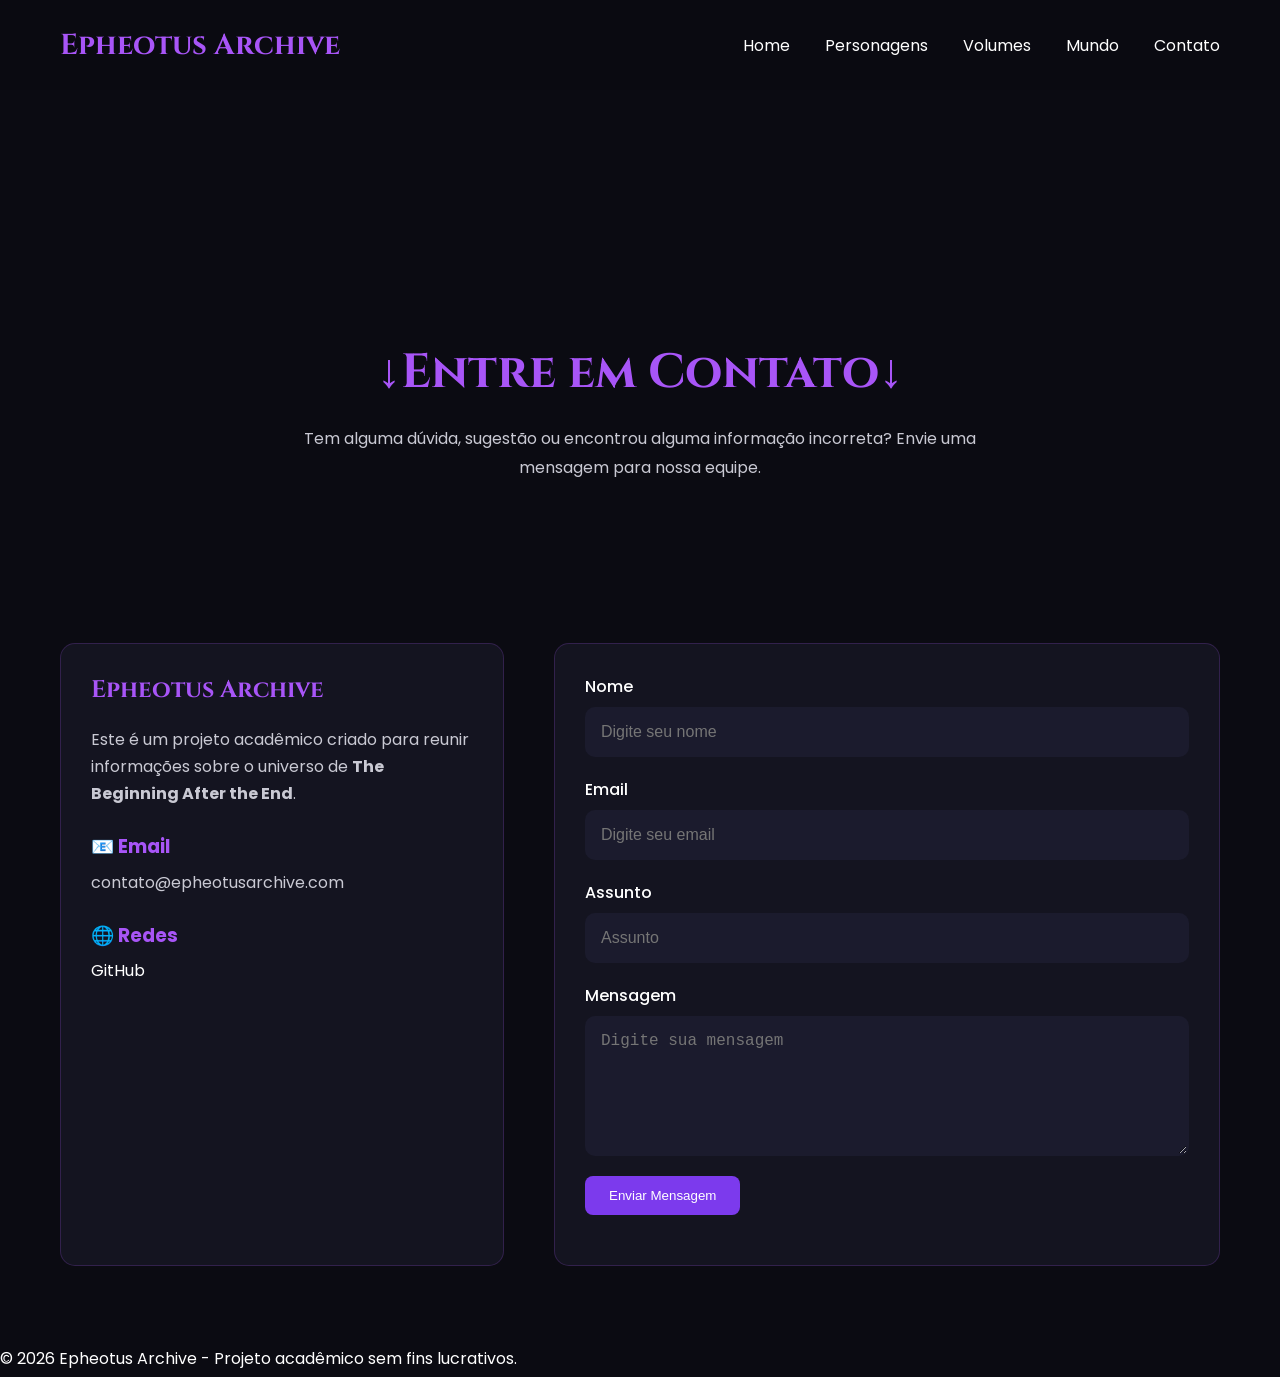
<file: pages/contato.html>
<!DOCTYPE html>
<html lang="pt-BR">

<head>

    <meta charset="UTF-8">
    <meta name="viewport" content="width=device-width, initial-scale=1.0">

    <title>Contato | Epheotus Archive</title>

    <link rel="stylesheet" href="../css/style.css">
    <link rel="stylesheet" href="../css/contato.css">
    <link rel="stylesheet" href="../css/responsive.css">

    <link rel="preconnect" href="https://fonts.googleapis.com">
    <link rel="preconnect" href="https://fonts.gstatic.com" crossorigin>

    <link href="https://fonts.googleapis.com/css2?family=Cinzel:wght@600;700&family=Poppins:wght@300;400;500;600&display=swap" rel="stylesheet">

</head>

<body>

<header>

    <nav class="navbar">

        <h2 class="logo">Epheotus Archive</h2>

        <ul class="menu">

            <li><a href="index.html">Home</a></li>
            <li><a href="personagens.html">Personagens</a></li>
            <li><a href="volumes.html">Volumes</a></li>
            <li><a href="mundo.html">Mundo</a></li>
            <li><a href="contato.html">Contato</a></li>

        </ul>

        

    </nav>

</header>

<main>

<section class="page-banner">

    <h1>↓Entre em Contato↓</h1>

    <p>
        Tem alguma dúvida, sugestão ou encontrou alguma informação incorreta?
        Envie uma mensagem para nossa equipe.
    </p>

</section>

<section class="contato-container">

    <div class="contato-info">

        <h2>Epheotus Archive</h2>

        <p>
            Este é um projeto acadêmico criado para reunir informações sobre o
            universo de <strong>The Beginning After the End</strong>.
        </p>

        <div class="info-item">

            <h3>📧 Email</h3>

            <p>contato@epheotusarchive.com</p>

        </div>

        <div class="info-item">

            <h3>🌐 Redes</h3>

              <a href="https://github.com/migueloliveirar2006" target="_blank">GitHub</a>

        </div>

    </div>

    <form id="contatoForm">

        <div class="input-group">

            <label for="nome">Nome</label>

            <input
                type="text"
                id="nome"
                placeholder="Digite seu nome">

        </div>

        <div class="input-group">

            <label for="email">Email</label>

            <input
                type="email"
                id="email"
                placeholder="Digite seu email">

        </div>

        <div class="input-group">

            <label for="assunto">Assunto</label>

            <input
                type="text"
                id="assunto"
                placeholder="Assunto">

        </div>

        <div class="input-group">

            <label for="mensagem">Mensagem</label>

            <textarea
                id="mensagem"
                rows="6"
                placeholder="Digite sua mensagem"></textarea>

        </div>

        <button class="btn" type="submit">

            Enviar Mensagem

        </button>

        <p id="mensagem-status"></p>

    </form>

</section>

</main>

<footer>

<p>© <span id="ano"></span> Epheotus Archive - Projeto acadêmico sem fins lucrativos.</p>

</footer>

<button id="backToTop" class="back-to-top" title="Voltar ao topo">
    ↑
</button>
<script src="../js/script.js"></script>
<script src="../js/contato.js"></script>

</body>
</html>
</file>
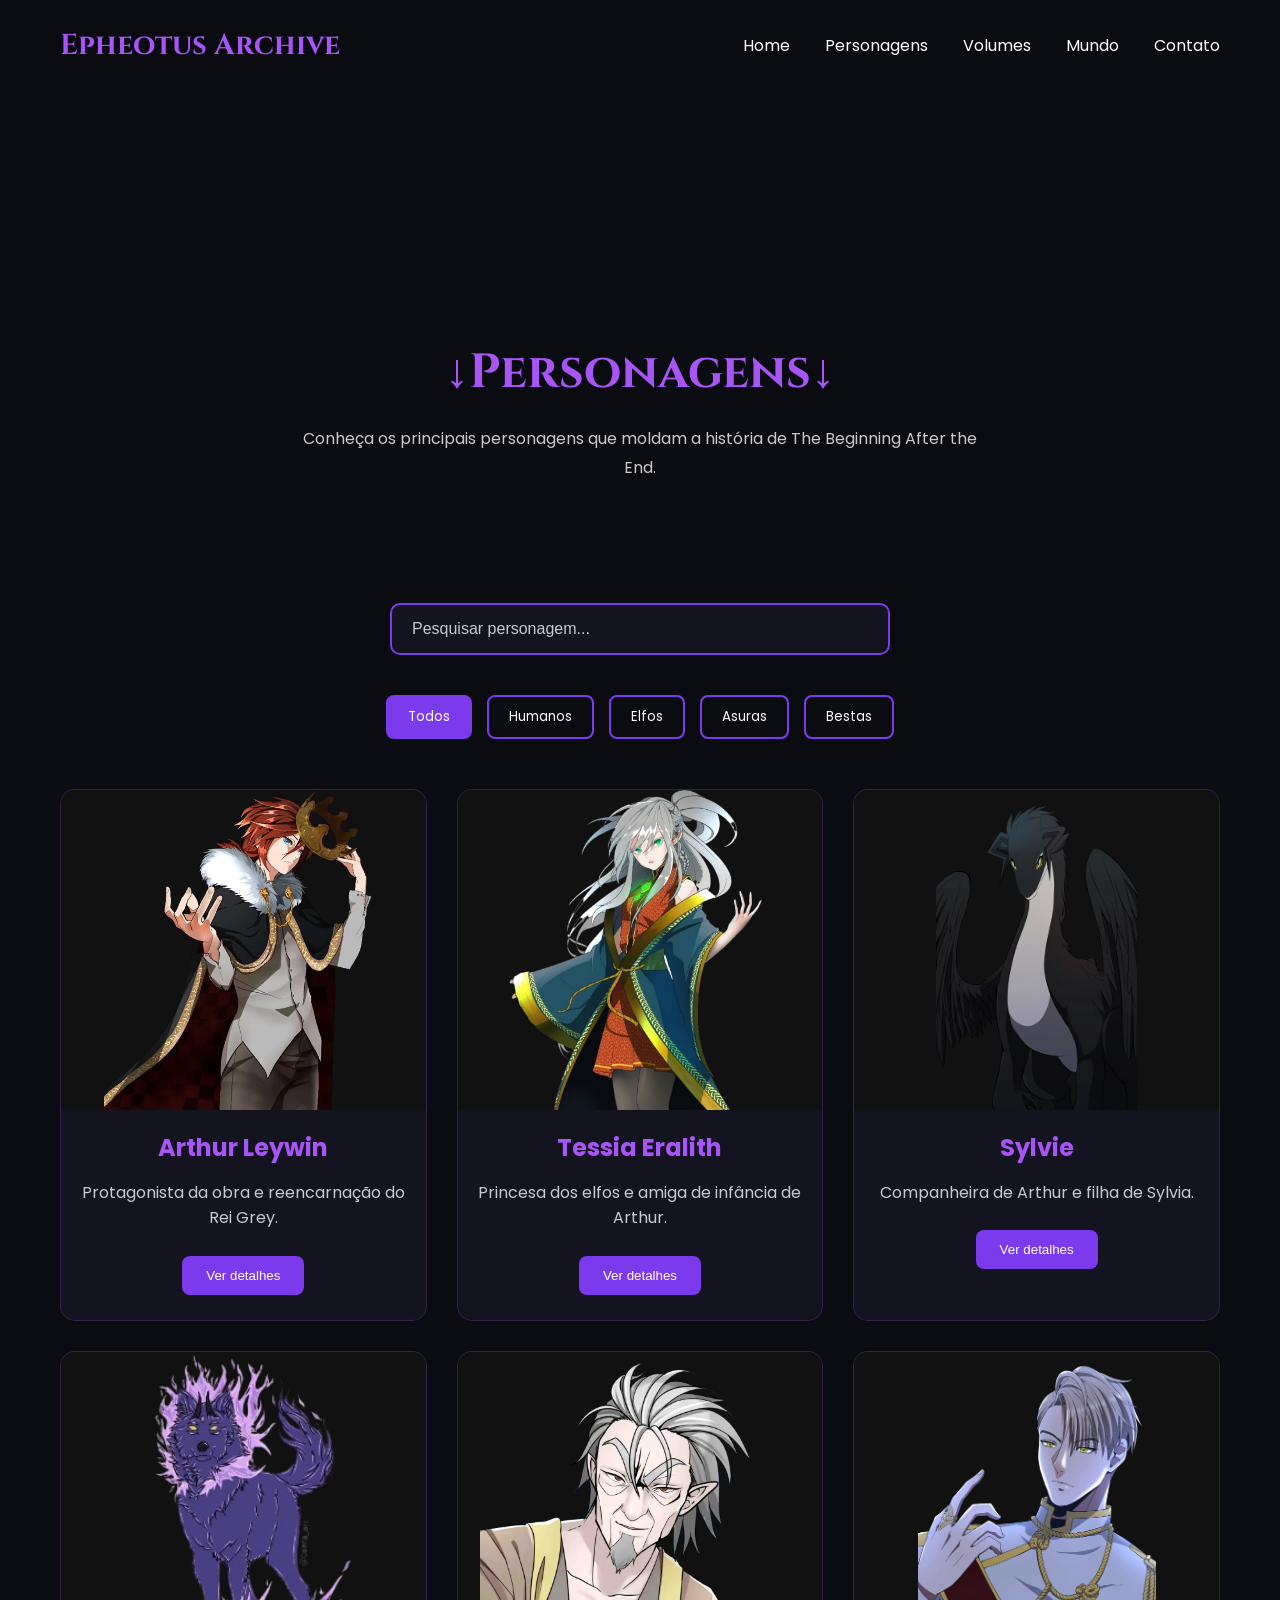
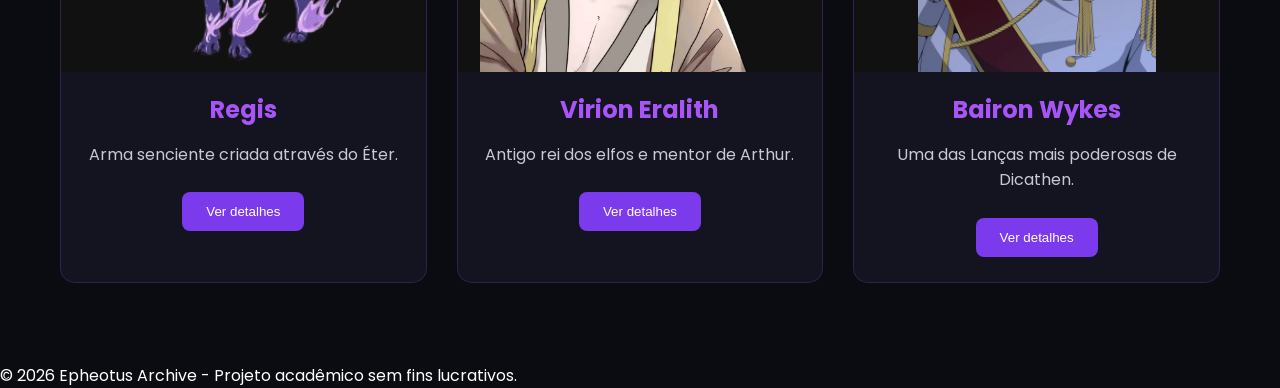
<file: pages/personagens.html>
<!DOCTYPE html>
<html lang="pt-BR">

<head>
    <meta charset="UTF-8">
    <meta name="viewport" content="width=device-width, initial-scale=1.0">
    <title>Personagens | Epheotus Archive</title>

    <link rel="stylesheet" href="../css/style.css">
    <link rel="stylesheet" href="../css/personagens.css">
    <link rel="stylesheet" href="../css/responsive.css">

    <link rel="preconnect" href="https://fonts.googleapis.com">
    <link rel="preconnect" href="https://fonts.gstatic.com" crossorigin>

    <link href="https://fonts.googleapis.com/css2?family=Cinzel:wght@600;700&family=Poppins:wght@300;400;500;600&display=swap" rel="stylesheet">
</head>

<body>

<header>

    <nav class="navbar">

        <h2 class="logo">Epheotus Archive</h2>

        <ul class="menu">
            <li><a href="index.html">Home</a></li>
            <li><a href="personagens.html">Personagens</a></li>
            <li><a href="volumes.html">Volumes</a></li>
            <li><a href="mundo.html">Mundo</a></li>
            <li><a href="contato.html">Contato</a></li>
        </ul>

        

    </nav>

</header>

<main>

    <section class="page-banner">

        <h1>↓Personagens↓</h1>

        <p>
            Conheça os principais personagens que moldam a história de
            The Beginning After the End.
        </p>

    </section>

    <!-- Pesquisa -->

    <section class="search-section">

        <input
            type="text"
            id="search"
            placeholder="Pesquisar personagem...">

    </section>

    <!-- Filtros -->

    <section class="filters">

        <button class="filter-btn active">Todos</button>
        <button class="filter-btn">Humanos</button>
        <button class="filter-btn">Elfos</button>
        <button class="filter-btn">Asuras</button>
        <button class="filter-btn">Bestas</button>

    </section>

    <!-- Personagens -->
<section class="characters-grid">

    <article class="character-card"
        data-raca="humano"
        data-name="arthur leywin">

        <img src="../img/personagens/arthur2.png"
            alt="Arthur Leywin">

        <h3>Arthur Leywin</h3>

        <p>
            Protagonista da obra e reencarnação do Rei Grey.
        </p>

        <button class="btn detalhes-personagem"
            data-personagem="arthur">
            Ver detalhes
        </button>

    </article>

    <article class="character-card"
        data-raca="elfo"
        data-name="tessia eralith">

        <img src="../img/personagens/tessia.jpg"
            alt="Tessia Eralith">

        <h3>Tessia Eralith</h3>

        <p>
            Princesa dos elfos e amiga de infância de Arthur.
        </p>

        <button class="btn detalhes-personagem"
            data-personagem="tessia">
            Ver detalhes
        </button>

    </article>

    <article class="character-card"
        data-raca="asura"
        data-name="sylvie">

        <img src="../img/personagens/sylvie.jpg"
            alt="Sylvie">

        <h3>Sylvie</h3>

        <p>
            Companheira de Arthur e filha de Sylvia.
        </p>

        <button class="btn detalhes-personagem"
            data-personagem="sylvie">
            Ver detalhes
        </button>

    </article>

    <article class="character-card"
        data-raca="besta"
        data-name="regis">

        <img src="../img/personagens/regis.jpg"
            alt="Regis">

        <h3>Regis</h3>

        <p>
            Arma senciente criada através do Éter.
        </p>

        <button class="btn detalhes-personagem"
            data-personagem="regis">
            Ver detalhes
        </button>

    </article>

    <article class="character-card"
        data-raca="elfo"
        data-name="virion eralith">

        <img src="../img/personagens/virion.jpg"
            alt="Virion Eralith">

        <h3>Virion Eralith</h3>

        <p>
            Antigo rei dos elfos e mentor de Arthur.
        </p>

        <button class="btn detalhes-personagem"
            data-personagem="virion">
            Ver detalhes
        </button>

    </article>

    <article class="character-card"
        data-raca="humano"
        data-name="bairon wykes">

        <img src="../img/personagens/bairon.jpg"
            alt="Bairon Wykes">

        <h3>Bairon Wykes</h3>

        <p>
            Uma das Lanças mais poderosas de Dicathen.
        </p>

        <button class="btn detalhes-personagem"
            data-personagem="bairon">
            Ver detalhes
        </button>

    </article>

</section>
      
    
<div id="modal" class="modal">

    <div class="modal-content">

        <span class="close">&times;</span>

        <h2 id="nomePersonagem"></h2>

        <p id="descricaoPersonagem"></p>

    </div>

</div>
</main>

<footer>

   <p>© <span id="ano"></span> Epheotus Archive - Projeto acadêmico sem fins lucrativos.</p>

</footer>
<button id="backToTop" class="back-to-top" title="Voltar ao topo">
    ↑
</button>

<script src="../js/script.js"></script>
<script src="../js/personagens.js"></script>


</body>

</html>
</file>
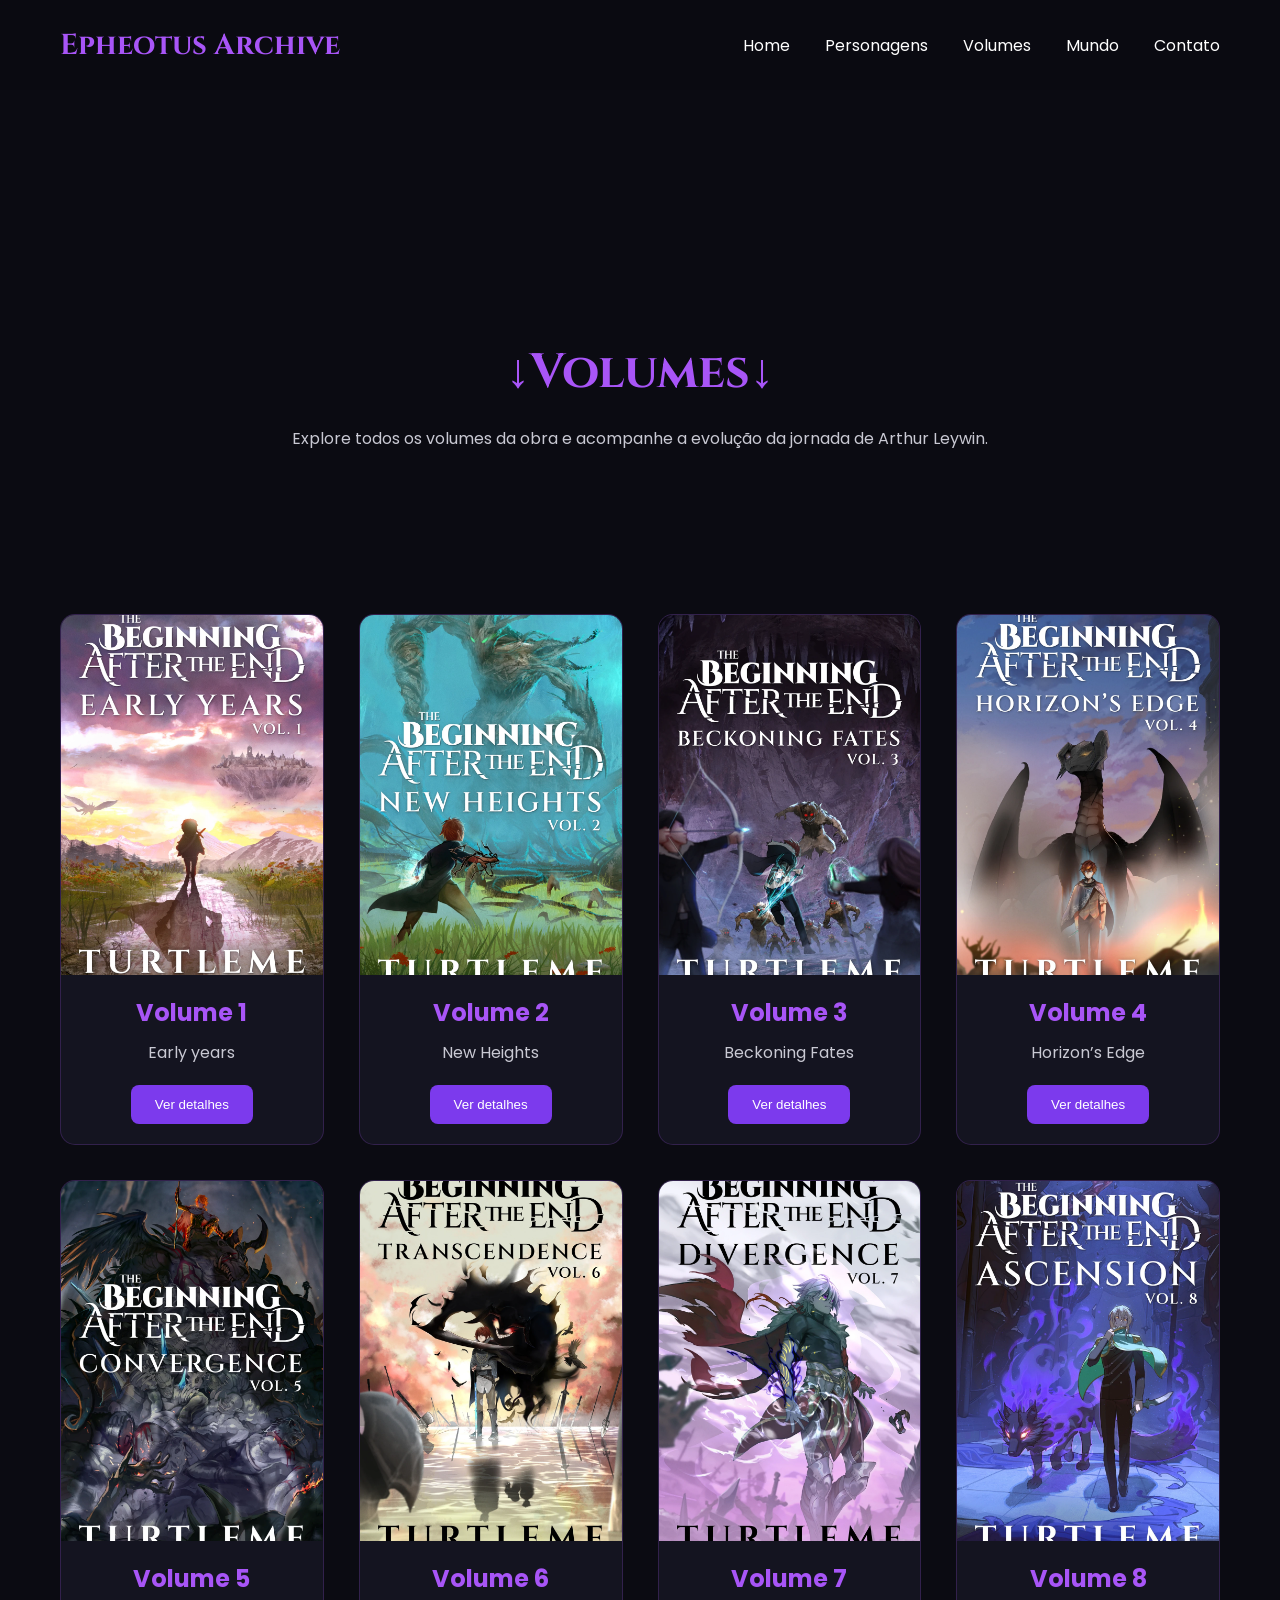
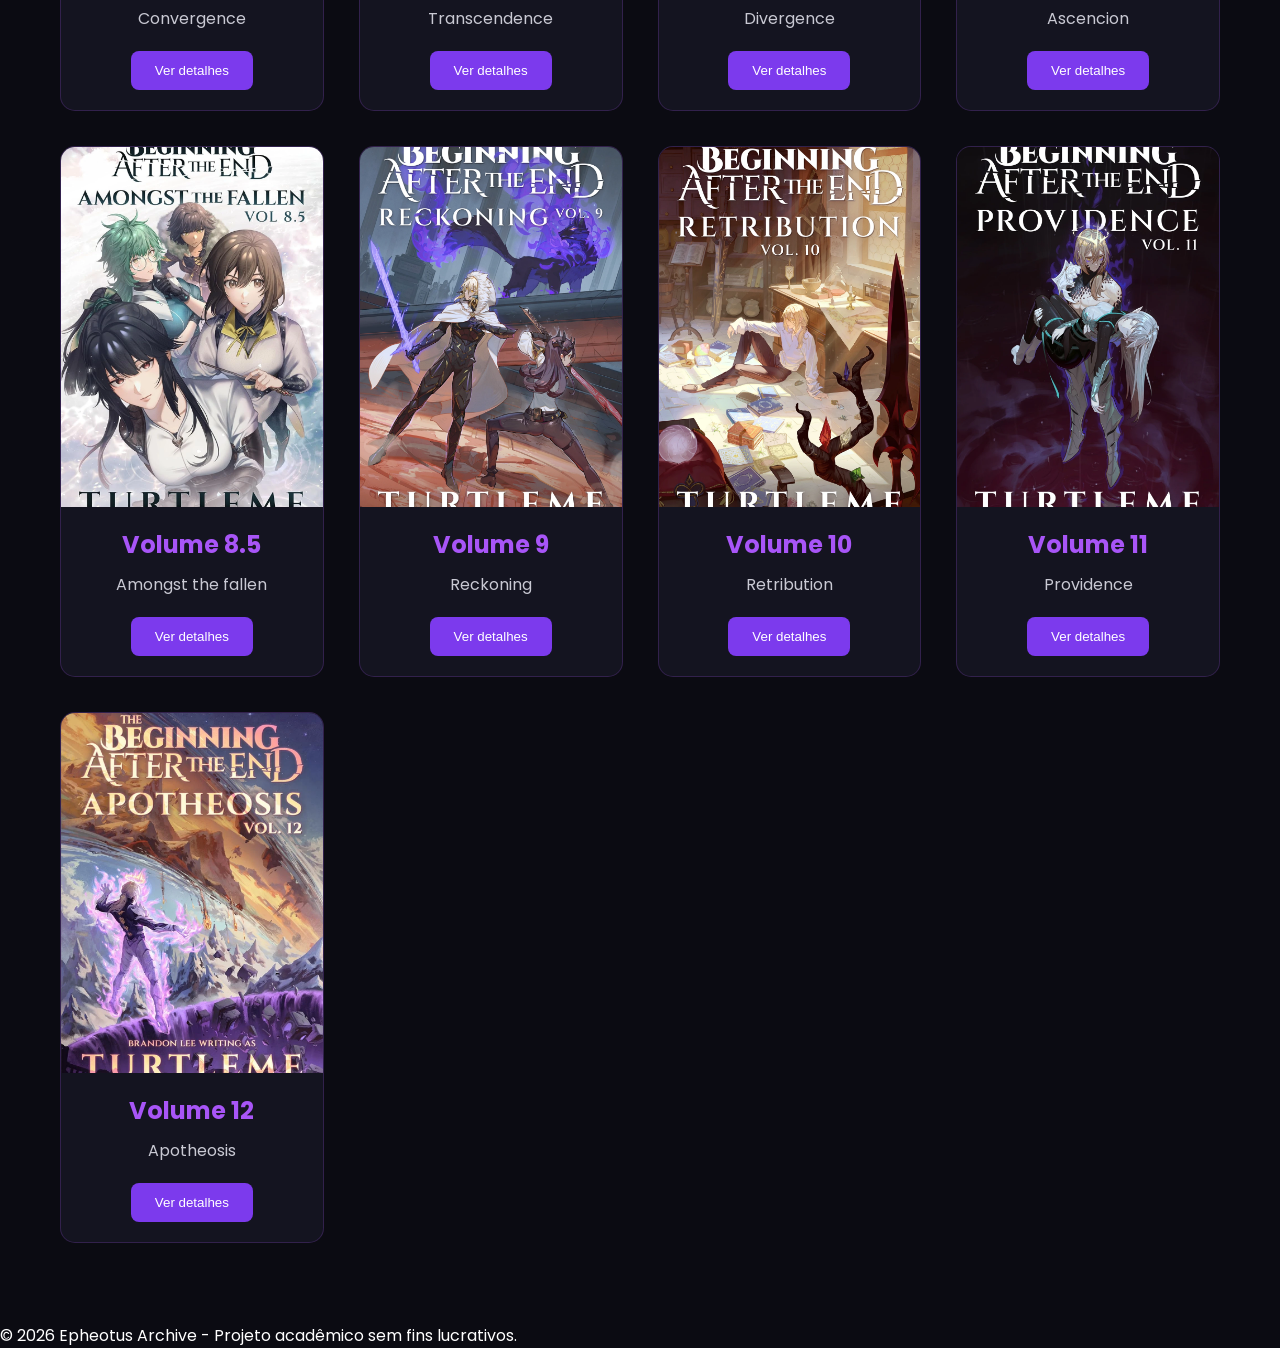
<file: pages/volumes.html>
<head>
    <meta charset="UTF-8">
    <meta name="viewport" content="width=device-width, initial-scale=1.0">
    <title>Volumes | Epheotus Archive</title>

    <link rel="stylesheet" href="../css/style.css">
    <link rel="stylesheet" href="../css/volume.css">
    <link rel="stylesheet" href="../css/responsive.css">

    <link rel="preconnect" href="https://fonts.googleapis.com">
    <link rel="preconnect" href="https://fonts.gstatic.com" crossorigin>

    <link href="https://fonts.googleapis.com/css2?family=Cinzel:wght@600;700&family=Poppins:wght@300;400;500;600&display=swap" rel="stylesheet">
</head>

<body>

<header>

    <nav class="navbar">

        <h2 class="logo">Epheotus Archive</h2>

        <ul class="menu">
            <li><a href="index.html">Home</a></li>
            <li><a href="personagens.html">Personagens</a></li>
            <li><a href="volumes.html">Volumes</a></li>
            <li><a href="mundo.html">Mundo</a></li>
            <li><a href="contato.html">Contato</a></li>
        </ul>

        

    </nav>

</header>

<main>

<section class="page-banner">

    <h1>↓Volumes↓</h1>

    <p>
        Explore todos os volumes da obra e acompanhe a evolução da jornada de Arthur Leywin.
    </p>

</section>

<section class="volumes-grid">

    <article class="volume-card">

        <img src="../img/volumes/volume1.jpg" alt="Volume 1">

        <div class="volume-info">

            <h3>Volume 1</h3>

            <p>Early years</p>

            <button class="btn detalhes-btn"
                    data-volume="1">
                Ver detalhes
            </button>

        </div>

    </article>

    <article class="volume-card">

        <img src="../img/volumes/volume2.jpg" alt="Volume 2">

        <div class="volume-info">

            <h3>Volume 2</h3>

            <p>New Heights</p>

            <button class="btn detalhes-btn"
                    data-volume="2">
                Ver detalhes
            </button>

        </div>

    </article>

    <article class="volume-card">

        <img src="../img/volumes/volume3.jpg" alt="Volume 3">

        <div class="volume-info">

            <h3>Volume 3</h3>

            <p>Beckoning Fates</p>

            <button class="btn detalhes-btn"
                    data-volume="3">
                Ver detalhes
            </button>

        </div>

    </article>

    <article class="volume-card">

        <img src="../img/volumes/volume4.jpg" alt="Volume 4">

        <div class="volume-info">

            <h3>Volume 4</h3>

            <p>Horizon’s Edge</p>

            <button class="btn detalhes-btn"
                    data-volume="4">
                Ver detalhes
            </button>

        </div>

    </article>
    <article class="volume-card">

        <img src="../img/volumes/volume5.jpg" alt="Volume 5">

        <div class="volume-info">

            <h3>Volume 5</h3>

            <p>Convergence</p>

            <button class="btn detalhes-btn"
                    data-volume="4">
                Ver detalhes
            </button>

        </div>

    </article>
    <article class="volume-card">

        <img src="../img/volumes/volume6.jpg" alt="Volume 6">

        <div class="volume-info">

            <h3>Volume 6</h3>

            <p>Transcendence</p>

            <button class="btn detalhes-btn"
                    data-volume="4">
                Ver detalhes
            </button>

        </div>

    </article>
    <article class="volume-card">

        <img src="../img/volumes/volume7.jpg" alt="Volume 7">

        <div class="volume-info">

            <h3>Volume 7</h3>

            <p>Divergence</p>

            <button class="btn detalhes-btn"
                    data-volume="4">
                Ver detalhes
            </button>

        </div>

    </article>
    <article class="volume-card">

        <img src="../img/volumes/volume8.jpg" alt="Volume 8">

        <div class="volume-info">

            <h3>Volume 8</h3>

            <p>Ascencion</p>

            <button class="btn detalhes-btn"
                    data-volume="4">
                Ver detalhes
            </button>

        </div>

    </article>
    <article class="volume-card">

        <img src="../img/volumes/volume8.5.jpg" alt="Volume 8.5">

        <div class="volume-info">

            <h3>Volume 8.5</h3>

            <p>Amongst the fallen</p>

            <button class="btn detalhes-btn"
                    data-volume="4">
                Ver detalhes
            </button>

        </div>

    </article>
    <article class="volume-card">

        <img src="../img/volumes/volume9.jpg" alt="Volume 9">

        <div class="volume-info">

            <h3>Volume 9</h3>

            <p>Reckoning</p>

            <button class="btn detalhes-btn"
                    data-volume="4">
                Ver detalhes
            </button>

        </div>

    </article>
    <article class="volume-card">

        <img src="../img/volumes/volume10.jpg" alt="Volume 10">

        <div class="volume-info">

            <h3>Volume 10</h3>

            <p>Retribution</p>

            <button class="btn detalhes-btn"
                    data-volume="4">
                Ver detalhes
            </button>

        </div>

    </article>
    <article class="volume-card">

        <img src="../img/volumes/volume11.jpg" alt="Volume 11">

        <div class="volume-info">

            <h3>Volume 11</h3>

            <p>Providence</p>

            <button class="btn detalhes-btn"
                    data-volume="4">
                Ver detalhes
            </button>

        </div>

    </article>
        <article class="volume-card">

        <img src="../img/volumes/volume12.jpg" alt="Volume 12">

        <div class="volume-info">

            <h3>Volume 12</h3>

            <p>Apotheosis</p>

            <button class="btn detalhes-btn"
                    data-volume="4">
                Ver detalhes
            </button>

        </div>

    </article>

</section>

<!-- Modal -->

<div id="modal" class="modal">

    <div class="modal-content">

        <span class="close">&times;</span>

        <h2 id="titulo-volume"></h2>

        <p id="descricao-volume"></p>

    </div>

</div>

</main>

<footer>


<p>© <span id="ano"></span> Epheotus Archive - Projeto acadêmico sem fins lucrativos.</p>


</footer>
<button id="backToTop" class="back-to-top" title="Voltar ao topo">
    ↑
</button>

<script src="../js/script.js"></script>
<script src="../js/volume.js"></script>

</body>

</html>
</file>
<file: css/style.css>
/* ===========================
   RESET
=========================== */

*{
    margin: 0;
    padding: 0;
    box-sizing: border-box;
}

html{
    scroll-behavior: smooth;
}

body{
    font-family: 'Poppins', sans-serif;
    background-color: #0b0b12;
    color: #ffffff;
}

img{
    max-width: 100%;
    display: block;
}

a{
    text-decoration: none;
    color: inherit;
}

ul{
    list-style: none;
}

/* ===========================
   VARIÁVEIS
=========================== */

:root{
    --bg: #0b0b12;
    --bg2: #141420;
    --primary: #7c3aed;
    --secondary: #a855f7;
    --text: #ffffff;
    --gray: #c9c9d3;
}

/* ===========================
   NAVBAR
=========================== */

header{
    
    width: 100%;
    
    left: 0;

    background: rgba(11,11,18,.85);

    backdrop-filter: blur(10px);

    z-index: 1000;
}

.navbar{
    height: var(--navbar-height);
    max-width:1200px;

    margin:auto;

    display:flex;

    justify-content:space-between;

    align-items:center;

    padding:20px;
}

.logo{

    font-family:'Cinzel',serif;

    font-size:1.8rem;

    color:var(--secondary);
}

.menu{

    display:flex;

    gap:35px;
}

.menu a{

    transition:.3s;
}

.menu a:hover{

    color:var(--secondary);
}

/* ===========================
   BOTÕES
=========================== */

.btn{

    background: var(--primary);
    color: white;

    padding: 12px 24px;

    border: none;
    border-radius: 8px;

    cursor: pointer;

    display: inline-block;

    text-decoration: none;

    transition: .3s;

}

.btn:hover{

    background:var(--secondary);

    transform:translateY(-3px);
}

.btn-outline{

    border:2px solid var(--primary);

    color:white;

    padding:12px 24px;

    border-radius:8px;

    transition:.3s;
}

.btn-outline:hover{

    background:var(--primary);
}

/* ===========================
   HERO
=========================== */

.hero{

    min-height:100vh;

    max-width:1200px;

    margin:auto;

    display:flex;

    align-items:center;

    justify-content:space-between;

    gap:50px;

  
    padding: 140px 10% 80px;


}

.hero-content{

    flex:1;
}

.hero-content span{

    color:var(--secondary);

    font-weight:600;

    letter-spacing:3px;
}

.hero-content h1{

    font-family:'Cinzel',serif;

    font-size:3.8rem;

    margin:20px 0;
}

.hero-content p{

    color:var(--gray);

    font-size:1.1rem;

    line-height:1.8;

    margin-bottom:40px;
}

.hero-buttons{

    display:flex;

    gap:20px;
}

.hero-image{
    flex: 1;
    display: flex;
    justify-content: center;
    align-items: center;
}

.hero-image img{
    width: 290px;      /* pode aumentar para 600px ou 650px */
    max-width: 100%;
    height: auto;
}
.hero-logo{

    width: 450px;
    max-width: 100%;
    display: block;
    margin-bottom: 20px;
    filter: drop-shadow(0 0 15px rgba(0,0,0,.5));

}
:root{
    --navbar-height: 90px;
}

main{
    padding-top: var(--navbar-height);
}
.back-to-top{

    position: fixed;

    bottom: 30px;

    right: 30px;

    width: 50px;

    height: 50px;

    border: none;

    border-radius: 50%;

    background: var(--primary);

    color: white;

    font-size: 24px;

    cursor: pointer;

    box-shadow: 0 4px 10px rgba(0,0,0,.3);

    display: block;

    transition: .3s;

    z-index: 999;

}

.back-to-top:hover{

    transform: translateY(-5px);

    background: #7a52d6;

}
</file>
<file: css/contato.css>
/* ===========================
   BANNER
=========================== */

.page-banner{
    text-align: center;
    padding: 160px 20px 80px;
    background: linear-gradient(rgba(11,11,18,.85), rgba(11,11,18,.95));
}

.page-banner h1{
    font-family: 'Cinzel', serif;
    font-size: 3rem;
    color: var(--secondary);
    margin-bottom: 20px;
}

.page-banner p{
    max-width: 700px;
    margin: auto;
    color: var(--gray);
    line-height: 1.8;
}

/* ===========================
   CONTATO
=========================== */

.contato-container{
    max-width: 1200px;
    margin: 80px auto;
    padding: 0 20px;

    display: grid;
    grid-template-columns: 1fr 1.5fr;
    gap: 50px;
}

.contato-info{
    background: var(--bg2);
    padding: 30px;
    border-radius: 15px;
    border: 1px solid rgba(168,85,247,.2);
}

.contato-info h2{
    font-family: 'Cinzel', serif;
    color: var(--secondary);
    margin-bottom: 20px;
}

.contato-info p{
    color: var(--gray);
    line-height: 1.7;
    margin-bottom: 20px;
}

.info-item{
    margin-top: 25px;
}

.info-item h3{
    color: var(--secondary);
    margin-bottom: 8px;
}

/* ===========================
   FORMULÁRIO
=========================== */

form{
    background: var(--bg2);
    padding: 30px;
    border-radius: 15px;
    border: 1px solid rgba(168,85,247,.2);
}

.input-group{
    display: flex;
    flex-direction: column;
    margin-bottom: 20px;
}

.input-group label{
    margin-bottom: 8px;
    font-weight: 500;
}

.input-group input,
.input-group textarea{
    padding: 14px;
    border: 2px solid transparent;
    border-radius: 10px;
    background: #1b1b2d;
    color: white;
    font-size: 1rem;
    outline: none;
    transition: .3s;
}

.input-group input:focus,
.input-group textarea:focus{
    border-color: var(--secondary);
}

textarea{
    resize: vertical;
}

/* ===========================
   MENSAGEM
=========================== */

#mensagem-status{
    margin-top: 20px;
    text-align: center;
    font-weight: bold;
}
</file>
<file: css/responsive.css>
@media (max-width: 1024px) {

}

@media (max-width: 768px) {

    .contato-container {
        grid-template-columns: 1fr;
    }

}

@media (max-width: 480px) {

}
/* ===========================
   CONTATO RESPONSIVO
=========================== */

@media (max-width: 768px){

    .contato-container{

        grid-template-columns: 1fr;

    }

}
/* ===========================
   TABLETS
=========================== */

@media (max-width: 1024px){

    .hero{
        flex-direction: column;
        text-align: center;
    }

    .hero-content{
        width: 100%;
    }

    .hero-image{
        width: 70%;
        margin-top: 40px;
    }

}

/* ===========================
   CELULARES
=========================== */

@media (max-width: 768px){

    .navbar{
        flex-direction: column;
        gap: 20px;
    }

    .menu{
        flex-wrap: wrap;
        justify-content: center;
        gap: 15px;
    }

    .hero h1{
        font-size: 2.3rem;
    }

    .contato-container{
        grid-template-columns: 1fr;
    }

    .characters-grid,
    .volumes-grid,
    .cards{
        grid-template-columns: 1fr;
    }

}

/* ===========================
   CELULARES PEQUENOS
=========================== */

@media (max-width: 480px){

    .hero h1{
        font-size: 1.8rem;
    }

    .page-banner h1{
        font-size: 2rem;
    }

    .btn{
        width: 100%;
        text-align: center;
    }

}
</file>
<file: css/personagens.css>
/* ===========================
   BANNER
=========================== */

.page-banner{
    text-align: center;
    padding: 160px 20px 80px;
    background: linear-gradient(rgba(11,11,18,.85), rgba(11,11,18,.95));
}

.page-banner h1{
    font-family: 'Cinzel', serif;
    font-size: 3rem;
    color: var(--secondary);
    margin-bottom: 20px;
}

.page-banner p{
    max-width: 700px;
    margin: auto;
    color: var(--gray);
    line-height: 1.8;
}

/* ===========================
   PESQUISA
=========================== */

.search-section{
    display: flex;
    justify-content: center;
    margin: 40px 20px;
}

.search-section input{
    width: 100%;
    max-width: 500px;
    padding: 15px 20px;
    border: 2px solid var(--primary);
    border-radius: 10px;
    background: var(--bg2);
    color: var(--text);
    font-size: 1rem;
    outline: none;
}

.search-section input::placeholder{
    color: var(--gray);
}

/* ===========================
   FILTROS
=========================== */

.filters{
    display: flex;
    justify-content: center;
    flex-wrap: wrap;
    gap: 15px;
    margin-bottom: 50px;
}

.filter-btn{
    padding: 10px 20px;
    border: 2px solid var(--primary);
    background: transparent;
    color: white;
    border-radius: 8px;
    cursor: pointer;
    transition: .3s;
    font-family: inherit;
}

.filter-btn:hover,
.filter-btn.active{
    background: var(--primary);
}

/* ===========================
   GRID
=========================== */

.characters-grid{
    max-width: 1200px;
    margin: auto;
    padding: 0 20px 80px;

    display: grid;
    grid-template-columns: repeat(auto-fit, minmax(280px,1fr));
    gap: 30px;
}

/* ===========================
   CARD
=========================== */

.character-card{
    background: var(--bg2);
    border-radius: 15px;
    overflow: hidden;
    border: 1px solid rgba(168,85,247,.2);
    transition: .3s;
    text-align: center;
}

.character-card:hover{
    transform: translateY(-8px);
    box-shadow: 0 10px 30px rgba(124,58,237,.35);
}

.character-card img{
    width: 100%;
    height: 320px;
    object-fit: contain;
    background: #111;
}

.character-card h3{
    margin-top: 20px;
    color: var(--secondary);
    font-size: 1.5rem;
}

.character-card p{
    color: var(--gray);
    margin: 15px 20px 25px;
    line-height: 1.6;
}

.character-card .btn{
    margin-bottom: 25px;
    display: inline-block;
}

/* ===========================
   MODAL (vamos usar depois)
=========================== */

.modal{
    display: none;
    position: fixed;
    inset: 0;
    background: rgba(0,0,0,.7);
    justify-content: center;
    align-items: center;
    z-index: 999;
}

.modal-content{
    background: #1d1d2b;
    color: white;
    padding: 30px;
    border-radius: 12px;
    max-width: 500px;
    width: 90%;
    position: relative;
}

.close{
    position: absolute;
    top: 15px;
    right: 20px;
    font-size: 28px;
    cursor: pointer;
}
</file>
<file: css/volume.css>
/* ===========================
   BANNER
=========================== */

.page-banner{
    text-align: center;
    padding: 160px 20px 80px;
    background: linear-gradient(rgba(11,11,18,.85), rgba(11,11,18,.95));
}

.page-banner h1{
    font-family: 'Cinzel', serif;
    font-size: 3rem;
    color: var(--secondary);
    margin-bottom: 20px;
}

.page-banner p{
    max-width: 700px;
    margin: auto;
    color: var(--gray);
    line-height: 1.8;
}

/* ===========================
   GRID DOS VOLUMES
=========================== */

.volumes-grid{

    max-width:1200px;

    margin:80px auto;

    padding:0 20px;

    display:grid;

    grid-template-columns:repeat(auto-fit,minmax(250px,1fr));

    gap:35px;

}

/* ===========================
   CARD
=========================== */

.volume-card{

    background:var(--bg2);

    border-radius:15px;

    overflow:hidden;

    border:1px solid rgba(168,85,247,.2);

    transition:.3s;

}

.volume-card:hover{

    transform:translateY(-10px);

    box-shadow:0 10px 30px rgba(124,58,237,.35);

}

.volume-card img{

    width:100%;

    height:360px;

    object-fit:cover;

    transition:.4s;

}

.volume-card:hover img{

    transform:scale(1.05);

}

.volume-info{

    padding:20px;

    text-align:center;

}

.volume-info h3{

    color:var(--secondary);

    font-size:1.5rem;

    margin-bottom:10px;

}

.volume-info p{

    color:var(--gray);

    margin-bottom:20px;

}

/* ===========================
   MODAL
=========================== */

.modal{

    display:none;

    position:fixed;

    inset:0;

    background:rgba(0,0,0,.8);

    justify-content:center;

    align-items:center;

    z-index:9999;

}

.modal-content{

    width:90%;

    max-width:650px;

    background:var(--bg2);

    border-radius:15px;

    padding:35px;

    position:relative;

    border:1px solid rgba(168,85,247,.3);

}

.modal-content h2{

    color:var(--secondary);

    margin-bottom:20px;

    font-family:'Cinzel',serif;

}

.modal-content p{

    color:var(--gray);

    line-height:1.8;

}

.close{

    position:absolute;

    top:15px;

    right:20px;

    font-size:2rem;

    cursor:pointer;

    transition:.3s;

}

.close:hover{

    color:var(--secondary);

}
</file>
